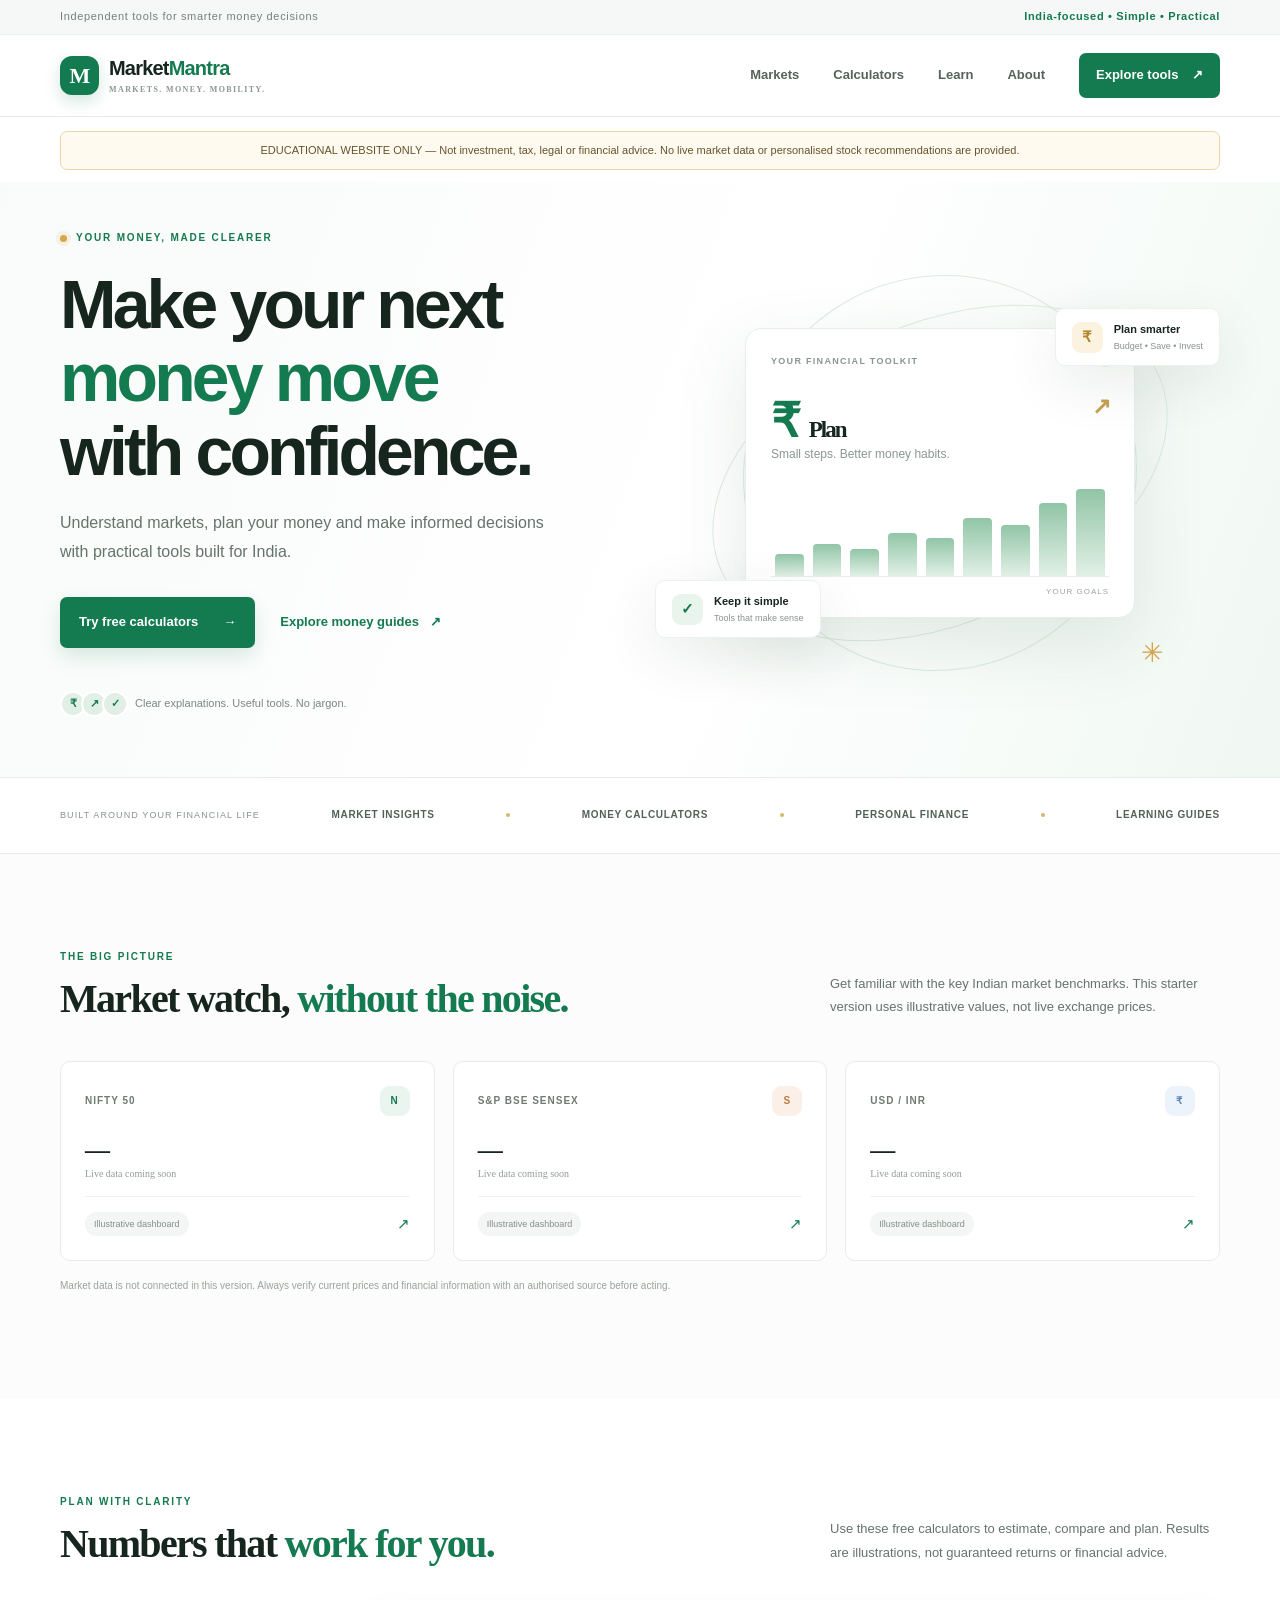
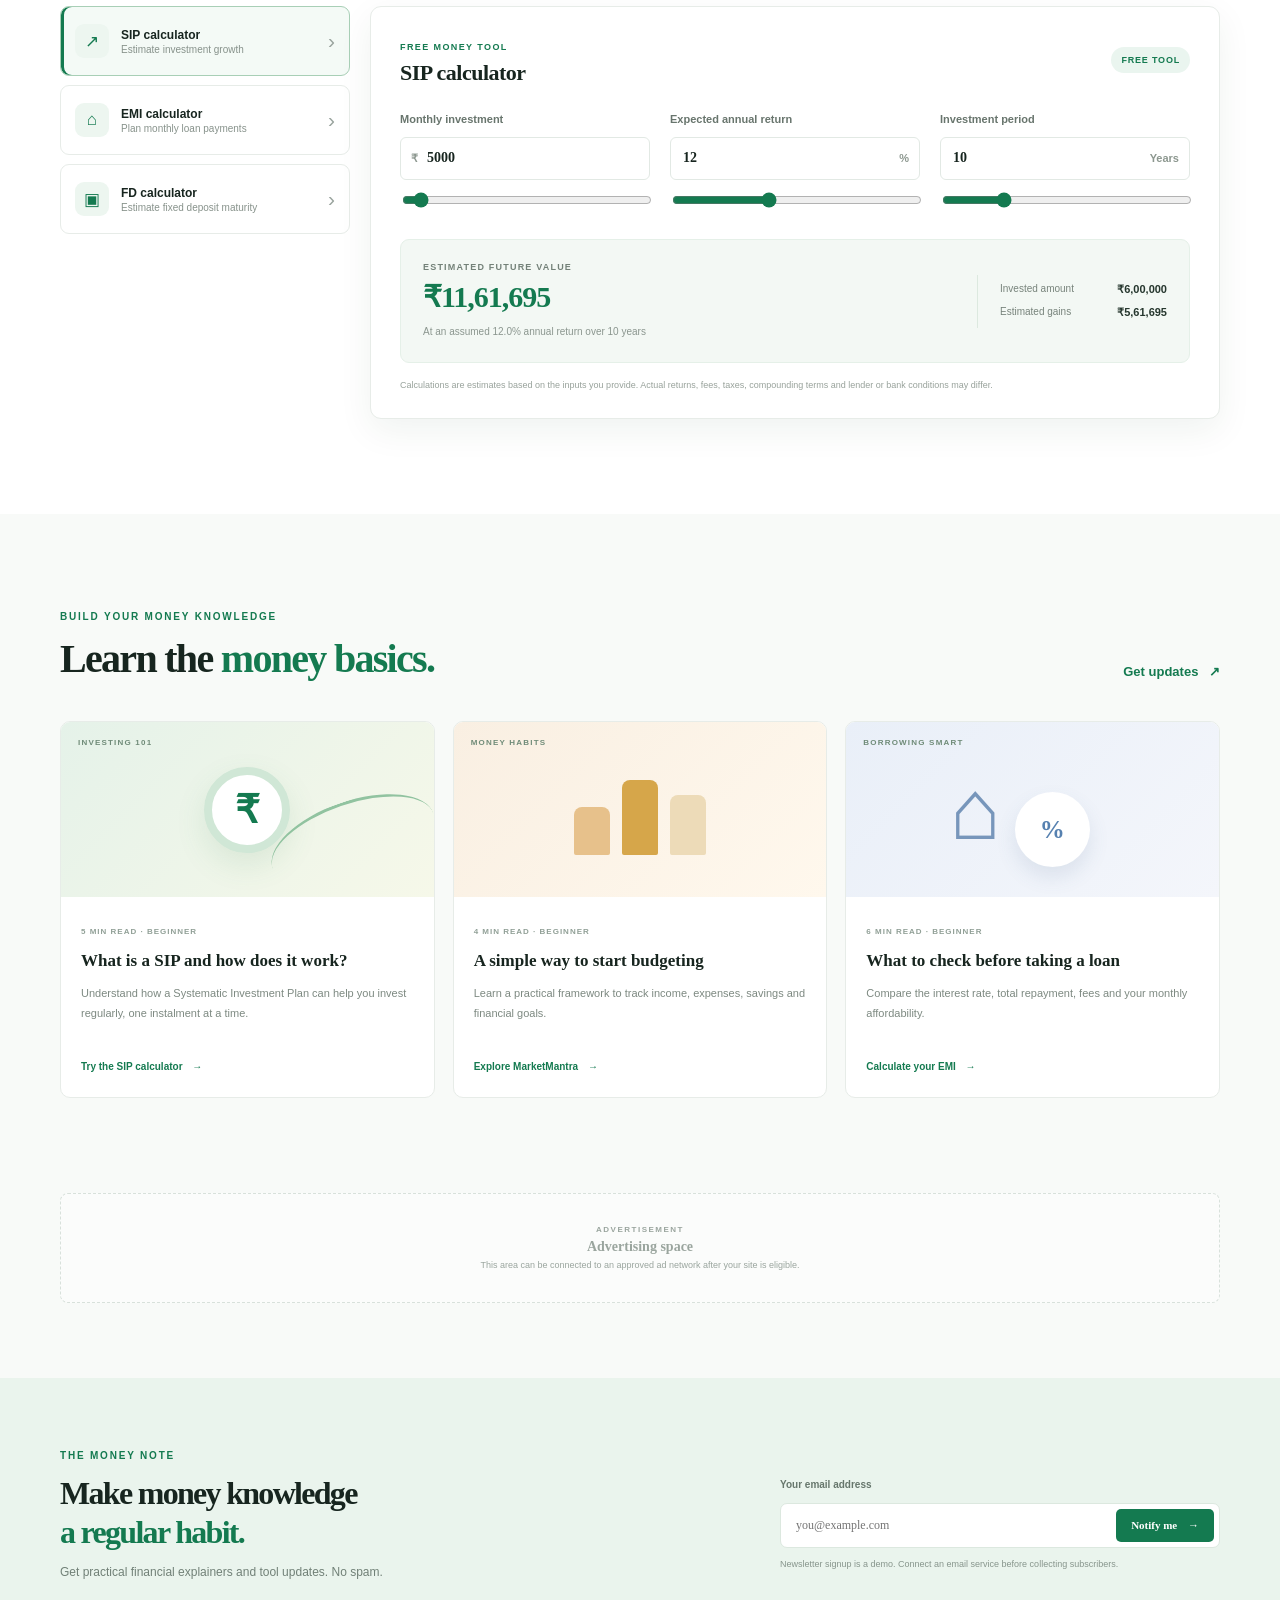
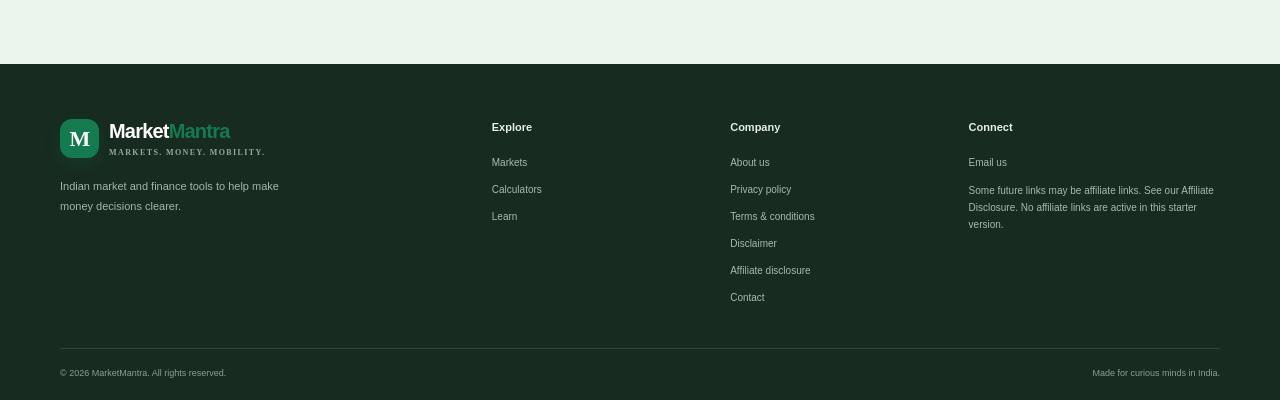
<file: index.html>
<!DOCTYPE html>
<html lang="en">
<head>
  <meta charset="UTF-8">
  <meta name="viewport" content="width=device-width, initial-scale=1.0">
  <meta name="description" content="MarketMantra — practical Indian market insights, money tools, SIP, EMI and fixed deposit calculators, and personal finance guides.">
  <meta name="theme-color" content="#ffffff">
  <title>MarketMantra — Markets. Money. Mobility.</title>
  <link rel="stylesheet" href="style.css">
</head>
<body>
  <div class="top-strip"><div class="container top-inner"><span>Independent tools for smarter money decisions</span><span class="top-note">India-focused • Simple • Practical</span></div></div>
  <header class="site-header">
    <div class="container nav-wrap">
      <a class="brand" href="#home" aria-label="MarketMantra home"><span class="brand-mark">M</span><span>Market<span>Mantra</span><small>MARKETS. MONEY. MOBILITY.</small></span></a>
      <button class="menu-toggle" id="menuToggle" aria-label="Open navigation" aria-expanded="false">☰</button>
      <nav class="main-nav" id="mainNav">
        <a href="#markets">Markets</a><a href="#calculators">Calculators</a><a href="#learn">Learn</a><a href="#about">About</a>
        <a class="nav-cta" href="#calculators">Explore tools <span>↗</span></a>
      </nav>
    </div>
  </header>

  <main>
    <div class="container" style="padding-top:14px"><p class="site-notice">EDUCATIONAL WEBSITE ONLY — Not investment, tax, legal or financial advice. No live market data or personalised stock recommendations are provided.</p></div>
    <section class="hero" id="home">
      <div class="container hero-grid">
        <div class="hero-copy">
          <div class="eyebrow"><span class="eyebrow-dot"></span> YOUR MONEY, MADE CLEARER</div>
          <h1>Make your next<br><em>money move</em><br>with confidence.</h1>
          <p class="hero-lead">Understand markets, plan your money and make informed decisions with practical tools built for India.</p>
          <div class="hero-actions"><a class="btn btn-primary" href="#calculators">Try free calculators <span>→</span></a><a class="text-link" href="#learn">Explore money guides <span>↗</span></a></div>
          <div class="hero-proof"><div class="proof-avatars"><b>₹</b><b>↗</b><b>✓</b></div><span>Clear explanations. Useful tools. No jargon.</span></div>
        </div>
        <div class="hero-visual">
          <div class="visual-orbit orbit-one"></div><div class="visual-orbit orbit-two"></div>
          <div class="hero-card main-visual-card">
            <div class="visual-card-top"><span>YOUR FINANCIAL TOOLKIT</span><span class="live-dot"></span></div>
            <div class="visual-big-number">₹ <span>Plan</span><span class="visual-arrow">↗</span></div>
            <div class="visual-caption">Small steps. Better money habits.</div>
            <div class="mini-chart"><span style="height:25%"></span><span style="height:37%"></span><span style="height:31%"></span><span style="height:50%"></span><span style="height:44%"></span><span style="height:67%"></span><span style="height:59%"></span><span style="height:84%"></span><span style="height:100%"></span></div>
            <div class="chart-labels"><span>START</span><span>YOUR GOALS</span></div>
          </div>
          <div class="float-chip chip-one"><span class="chip-icon">₹</span><span><b>Plan smarter</b><small>Budget • Save • Invest</small></span></div>
          <div class="float-chip chip-two"><span class="chip-icon green">✓</span><span><b>Keep it simple</b><small>Tools that make sense</small></span></div>
          <div class="hero-spark">✳</div>
        </div>
      </div>
    </section>

    <section class="trust-row"><div class="container trust-inner"><span>BUILT AROUND YOUR FINANCIAL LIFE</span><b>MARKET INSIGHTS</b><i></i><b>MONEY CALCULATORS</b><i></i><b>PERSONAL FINANCE</b><i></i><b>LEARNING GUIDES</b></div></section>

    <section class="section market-section" id="markets">
      <div class="container">
        <div class="section-heading"><div><div class="eyebrow">THE BIG PICTURE</div><h2>Market watch, <em>without the noise.</em></h2></div><p>Get familiar with the key Indian market benchmarks. This starter version uses illustrative values, not live exchange prices.</p></div>
        <div class="market-grid">
          <article class="market-card"><div class="market-card-top"><span>NIFTY 50</span><span class="market-symbol">N</span></div><div class="market-value">— <small>Live data coming soon</small></div><div class="market-foot"><span class="neutral-pill">Illustrative dashboard</span><span class="market-arrow">↗</span></div></article>
          <article class="market-card"><div class="market-card-top"><span>S&amp;P BSE SENSEX</span><span class="market-symbol orange">S</span></div><div class="market-value">— <small>Live data coming soon</small></div><div class="market-foot"><span class="neutral-pill">Illustrative dashboard</span><span class="market-arrow">↗</span></div></article>
          <article class="market-card"><div class="market-card-top"><span>USD / INR</span><span class="market-symbol blue">₹</span></div><div class="market-value">— <small>Live data coming soon</small></div><div class="market-foot"><span class="neutral-pill">Illustrative dashboard</span><span class="market-arrow">↗</span></div></article>
        </div>
        <p class="market-disclaimer">Market data is not connected in this version. Always verify current prices and financial information with an authorised source before acting.</p>
      </div>
    </section>

    <section class="section calculator-section" id="calculators">
      <div class="container">
        <div class="section-heading"><div><div class="eyebrow">PLAN WITH CLARITY</div><h2>Numbers that <em>work for you.</em></h2></div><p>Use these free calculators to estimate, compare and plan. Results are illustrations, not guaranteed returns or financial advice.</p></div>
        <div class="calculator-layout">
          <div class="calc-tabs" role="tablist" aria-label="Calculator type">
            <button class="calc-tab active" data-calc="sip" role="tab" aria-selected="true"><span class="tab-icon">↗</span><span><b>SIP calculator</b><small>Estimate investment growth</small></span><span class="tab-chevron">›</span></button>
            <button class="calc-tab" data-calc="emi" role="tab" aria-selected="false"><span class="tab-icon">⌂</span><span><b>EMI calculator</b><small>Plan monthly loan payments</small></span><span class="tab-chevron">›</span></button>
            <button class="calc-tab" data-calc="fd" role="tab" aria-selected="false"><span class="tab-icon">▣</span><span><b>FD calculator</b><small>Estimate fixed deposit maturity</small></span><span class="tab-chevron">›</span></button>
          </div>
          <div class="calc-panel">
            <div class="calc-panel-head"><div><span class="panel-kicker">FREE MONEY TOOL</span><h3 id="calcTitle">SIP calculator</h3></div><span class="free-tag">FREE TOOL</span></div>
            <div id="sipCalc" class="calc-content">
              <div class="field-grid">
                <label class="field"><span>Monthly investment</span><div class="input-wrap"><span>₹</span><input id="sipAmount" type="number" min="500" step="500" value="5000"></div><input id="sipAmountRange" type="range" min="500" max="100000" step="500" value="5000"></label>
                <label class="field"><span>Expected annual return</span><div class="input-wrap"><input id="sipRate" type="number" min="1" max="30" step="0.5" value="12"><span>%</span></div><input id="sipRateRange" type="range" min="1" max="30" step="0.5" value="12"></label>
                <label class="field"><span>Investment period</span><div class="input-wrap"><input id="sipYears" type="number" min="1" max="40" value="10"><span>Years</span></div><input id="sipYearsRange" type="range" min="1" max="40" value="10"></label>
              </div>
              <div class="result-box"><div><span class="result-label">ESTIMATED FUTURE VALUE</span><strong id="sipResult">₹11,61,695</strong><small id="sipNote">At an assumed 12% annual return</small></div><div class="result-breakdown"><div><span>Invested amount</span><b id="sipInvested">₹6,00,000</b></div><div><span>Estimated gains</span><b id="sipGains">₹5,61,695</b></div></div></div>
            </div>
            <div id="emiCalc" class="calc-content hidden">
              <div class="field-grid">
                <label class="field"><span>Loan amount</span><div class="input-wrap"><span>₹</span><input id="emiAmount" type="number" min="10000" step="10000" value="1000000"></div><input id="emiAmountRange" type="range" min="10000" max="10000000" step="10000" value="1000000"></label>
                <label class="field"><span>Annual interest rate</span><div class="input-wrap"><input id="emiRate" type="number" min="1" max="30" step="0.1" value="9"><span>%</span></div><input id="emiRateRange" type="range" min="1" max="30" step="0.1" value="9"></label>
                <label class="field"><span>Loan tenure</span><div class="input-wrap"><input id="emiYears" type="number" min="1" max="30" value="5"><span>Years</span></div><input id="emiYearsRange" type="range" min="1" max="30" value="5"></label>
              </div>
              <div class="result-box"><div><span class="result-label">ESTIMATED MONTHLY EMI</span><strong id="emiResult">₹20,758</strong><small>Principal and interest repayment estimate</small></div><div class="result-breakdown"><div><span>Total interest</span><b id="emiInterest">₹2,45,475</b></div><div><span>Total payment</span><b id="emiTotal">₹12,45,475</b></div></div></div>
            </div>
            <div id="fdCalc" class="calc-content hidden">
              <div class="field-grid">
                <label class="field"><span>Deposit amount</span><div class="input-wrap"><span>₹</span><input id="fdAmount" type="number" min="1000" step="1000" value="100000"></div><input id="fdAmountRange" type="range" min="1000" max="5000000" step="1000" value="100000"></label>
                <label class="field"><span>Annual interest rate</span><div class="input-wrap"><input id="fdRate" type="number" min="1" max="15" step="0.1" value="7"><span>%</span></div><input id="fdRateRange" type="range" min="1" max="15" step="0.1" value="7"></label>
                <label class="field"><span>Tenure</span><div class="input-wrap"><input id="fdYears" type="number" min="1" max="10" value="3"><span>Years</span></div><input id="fdYearsRange" type="range" min="1" max="10" value="3"></label>
              </div>
              <div class="result-box"><div><span class="result-label">ESTIMATED MATURITY VALUE</span><strong id="fdResult">₹1,22,504</strong><small>Illustrative quarterly compounding estimate</small></div><div class="result-breakdown"><div><span>Deposit amount</span><b id="fdInvested">₹1,00,000</b></div><div><span>Estimated interest</span><b id="fdInterest">₹22,504</b></div></div></div>
            </div>
            <p class="calc-disclaimer">Calculations are estimates based on the inputs you provide. Actual returns, fees, taxes, compounding terms and lender or bank conditions may differ.</p>
          </div>
        </div>
      </div>
    </section>

    <section class="section learn-section" id="learn">
      <div class="container">
        <div class="section-heading"><div><div class="eyebrow">BUILD YOUR MONEY KNOWLEDGE</div><h2>Learn the <em>money basics.</em></h2></div><a class="text-link" href="#newsletter">Get updates <span>↗</span></a></div>
        <div class="article-grid">
          <article class="article-card featured-article"><div class="article-art art-invest"><span class="art-label">INVESTING 101</span><div class="art-coin">₹</div><div class="art-line"></div></div><div class="article-copy"><span class="article-meta">5 MIN READ · BEGINNER</span><h3>What is a SIP and how does it work?</h3><p>Understand how a Systematic Investment Plan can help you invest regularly, one instalment at a time.</p><a href="#calculators" class="article-link">Try the SIP calculator <span>→</span></a></div></article>
          <article class="article-card"><div class="article-art art-budget"><span class="art-label">MONEY HABITS</span><div class="budget-shapes"><i></i><i></i><i></i></div></div><div class="article-copy"><span class="article-meta">4 MIN READ · BEGINNER</span><h3>A simple way to start budgeting</h3><p>Learn a practical framework to track income, expenses, savings and financial goals.</p><a href="#about" class="article-link">Explore MarketMantra <span>→</span></a></div></article>
          <article class="article-card"><div class="article-art art-loan"><span class="art-label">BORROWING SMART</span><div class="loan-house">⌂</div><div class="loan-circle">%</div></div><div class="article-copy"><span class="article-meta">6 MIN READ · BEGINNER</span><h3>What to check before taking a loan</h3><p>Compare the interest rate, total repayment, fees and your monthly affordability.</p><a href="#calculators" class="article-link">Calculate your EMI <span>→</span></a></div></article>
        </div>
      </div>
    </section>

    <section class="ad-section"><div class="container"><div class="ad-placeholder"><span>ADVERTISEMENT</span><p>Advertising space</p><small>This area can be connected to an approved ad network after your site is eligible.</small></div></div></section>

    <section class="newsletter-section" id="newsletter"><div class="container newsletter-inner"><div><div class="eyebrow">THE MONEY NOTE</div><h2>Make money knowledge<br><em>a regular habit.</em></h2><p>Get practical financial explainers and tool updates. No spam.</p></div><form class="newsletter-form" id="newsletterForm"><label for="emailInput">Your email address</label><div class="newsletter-input"><input type="email" id="emailInput" placeholder="you@example.com" required><button type="submit">Notify me <span>→</span></button></div><small id="newsletterMessage">Newsletter signup is a demo. Connect an email service before collecting subscribers.</small></form></div></section>
  </main>

  <footer class="site-footer" id="about"><div class="container footer-grid"><div class="footer-brand"><a class="brand" href="#home"><span class="brand-mark">M</span><span>Market<span>Mantra</span><small>MARKETS. MONEY. MOBILITY.</small></span></a><p>Indian market and finance tools to help make money decisions clearer.</p></div><div><b>Explore</b><a href="#markets">Markets</a><a href="#calculators">Calculators</a><a href="#learn">Learn</a></div><div><b>Company</b><a href="#about">About us</a><a href="privacy.html">Privacy policy</a><a href="terms.html">Terms &amp; conditions</a><a href="disclaimer.html">Disclaimer</a><a href="affiliate-disclosure.html">Affiliate disclosure</a><a href="contact.html">Contact</a></div><div><b>Connect</b><a href="mailto:hello@marketmantra.in">Email us</a><span class="footer-muted">Some future links may be affiliate links. See our Affiliate Disclosure. No affiliate links are active in this starter version.</span></div></div><div class="container footer-bottom"><span>© <span id="year"></span> MarketMantra. All rights reserved.</span><span>Made for curious minds in India.</span></div></footer>
  <script src="script.js"></script>
</body>
</html>
</file>
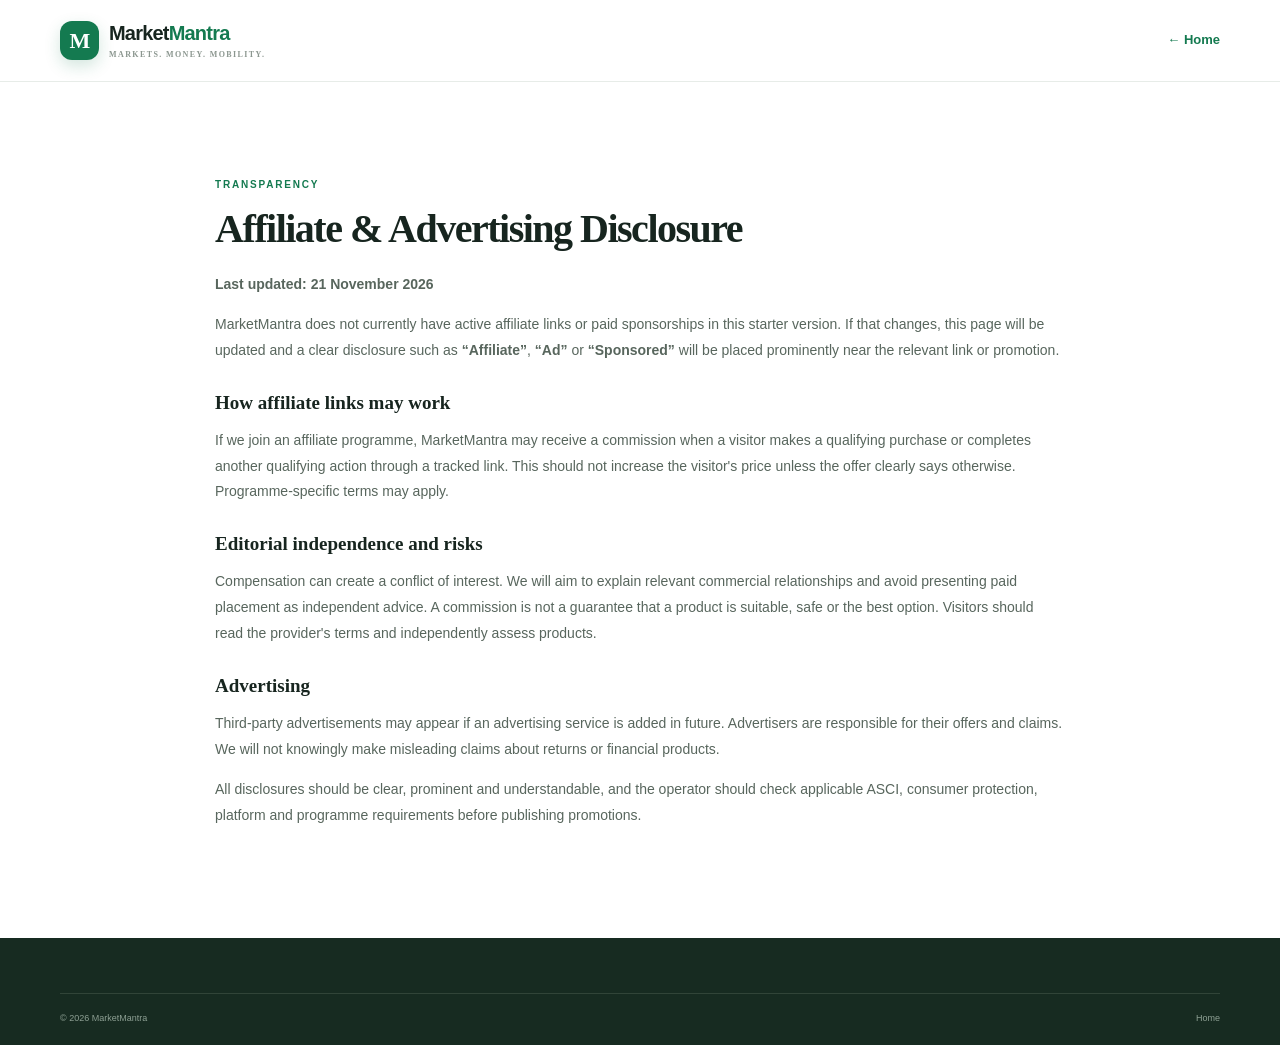
<file: affiliate-disclosure.html>
<!DOCTYPE html>
<html lang="en"><head><meta charset="UTF-8"><meta name="viewport" content="width=device-width,initial-scale=1"><title>Affiliate Disclosure — MarketMantra</title><link rel="stylesheet" href="style.css"></head>
<body><header class="site-header"><div class="container nav-wrap"><a class="brand" href="index.html"><span class="brand-mark">M</span><span>Market<span>Mantra</span><small>MARKETS. MONEY. MOBILITY.</small></span></a><a class="text-link" href="index.html">← Home</a></div></header>
<main class="section"><div class="container legal-copy"><div class="eyebrow">TRANSPARENCY</div><h1>Affiliate &amp; Advertising Disclosure</h1><p><strong>Last updated: 21 November 2026</strong></p>
<p>MarketMantra does not currently have active affiliate links or paid sponsorships in this starter version. If that changes, this page will be updated and a clear disclosure such as <strong>“Affiliate”</strong>, <strong>“Ad”</strong> or <strong>“Sponsored”</strong> will be placed prominently near the relevant link or promotion.</p>
<h2>How affiliate links may work</h2><p>If we join an affiliate programme, MarketMantra may receive a commission when a visitor makes a qualifying purchase or completes another qualifying action through a tracked link. This should not increase the visitor's price unless the offer clearly says otherwise. Programme-specific terms may apply.</p>
<h2>Editorial independence and risks</h2><p>Compensation can create a conflict of interest. We will aim to explain relevant commercial relationships and avoid presenting paid placement as independent advice. A commission is not a guarantee that a product is suitable, safe or the best option. Visitors should read the provider's terms and independently assess products.</p>
<h2>Advertising</h2><p>Third-party advertisements may appear if an advertising service is added in future. Advertisers are responsible for their offers and claims. We will not knowingly make misleading claims about returns or financial products.</p>
<p>All disclosures should be clear, prominent and understandable, and the operator should check applicable ASCI, consumer protection, platform and programme requirements before publishing promotions.</p></div></main>
<footer class="site-footer"><div class="container footer-bottom"><span>© 2026 MarketMantra</span><a href="index.html">Home</a></div></footer></body></html>
</file>
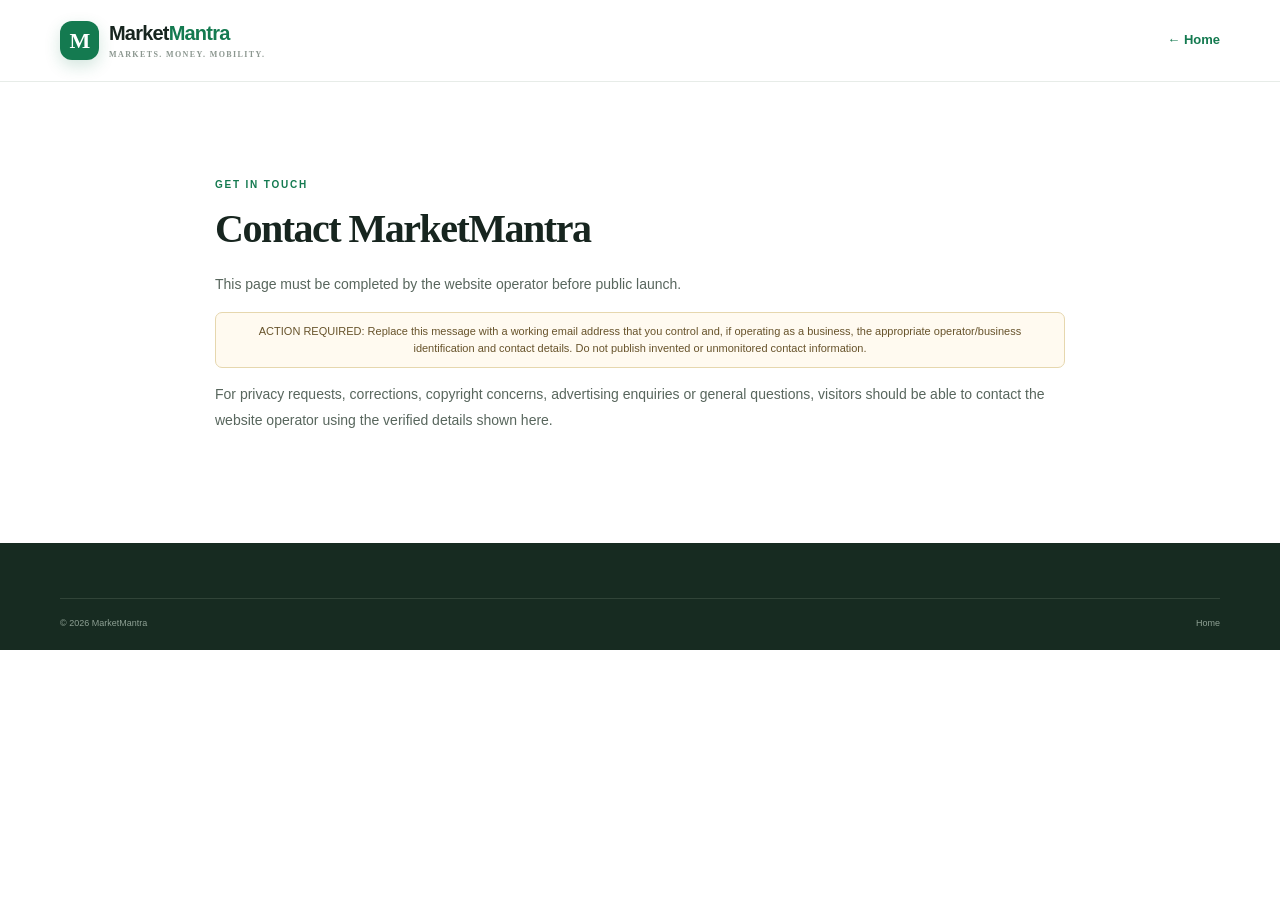
<file: contact.html>
<!DOCTYPE html>
<html lang="en"><head><meta charset="UTF-8"><meta name="viewport" content="width=device-width,initial-scale=1"><title>Contact — MarketMantra</title><link rel="stylesheet" href="style.css"></head>
<body><header class="site-header"><div class="container nav-wrap"><a class="brand" href="index.html"><span class="brand-mark">M</span><span>Market<span>Mantra</span><small>MARKETS. MONEY. MOBILITY.</small></span></a><a class="text-link" href="index.html">← Home</a></div></header>
<main class="section"><div class="container legal-copy"><div class="eyebrow">GET IN TOUCH</div><h1>Contact MarketMantra</h1>
<p>This page must be completed by the website operator before public launch.</p>
<div class="site-notice">ACTION REQUIRED: Replace this message with a working email address that you control and, if operating as a business, the appropriate operator/business identification and contact details. Do not publish invented or unmonitored contact information.</div>
<p>For privacy requests, corrections, copyright concerns, advertising enquiries or general questions, visitors should be able to contact the website operator using the verified details shown here.</p>
</div></main><footer class="site-footer"><div class="container footer-bottom"><span>© 2026 MarketMantra</span><a href="index.html">Home</a></div></footer></body></html>
</file>
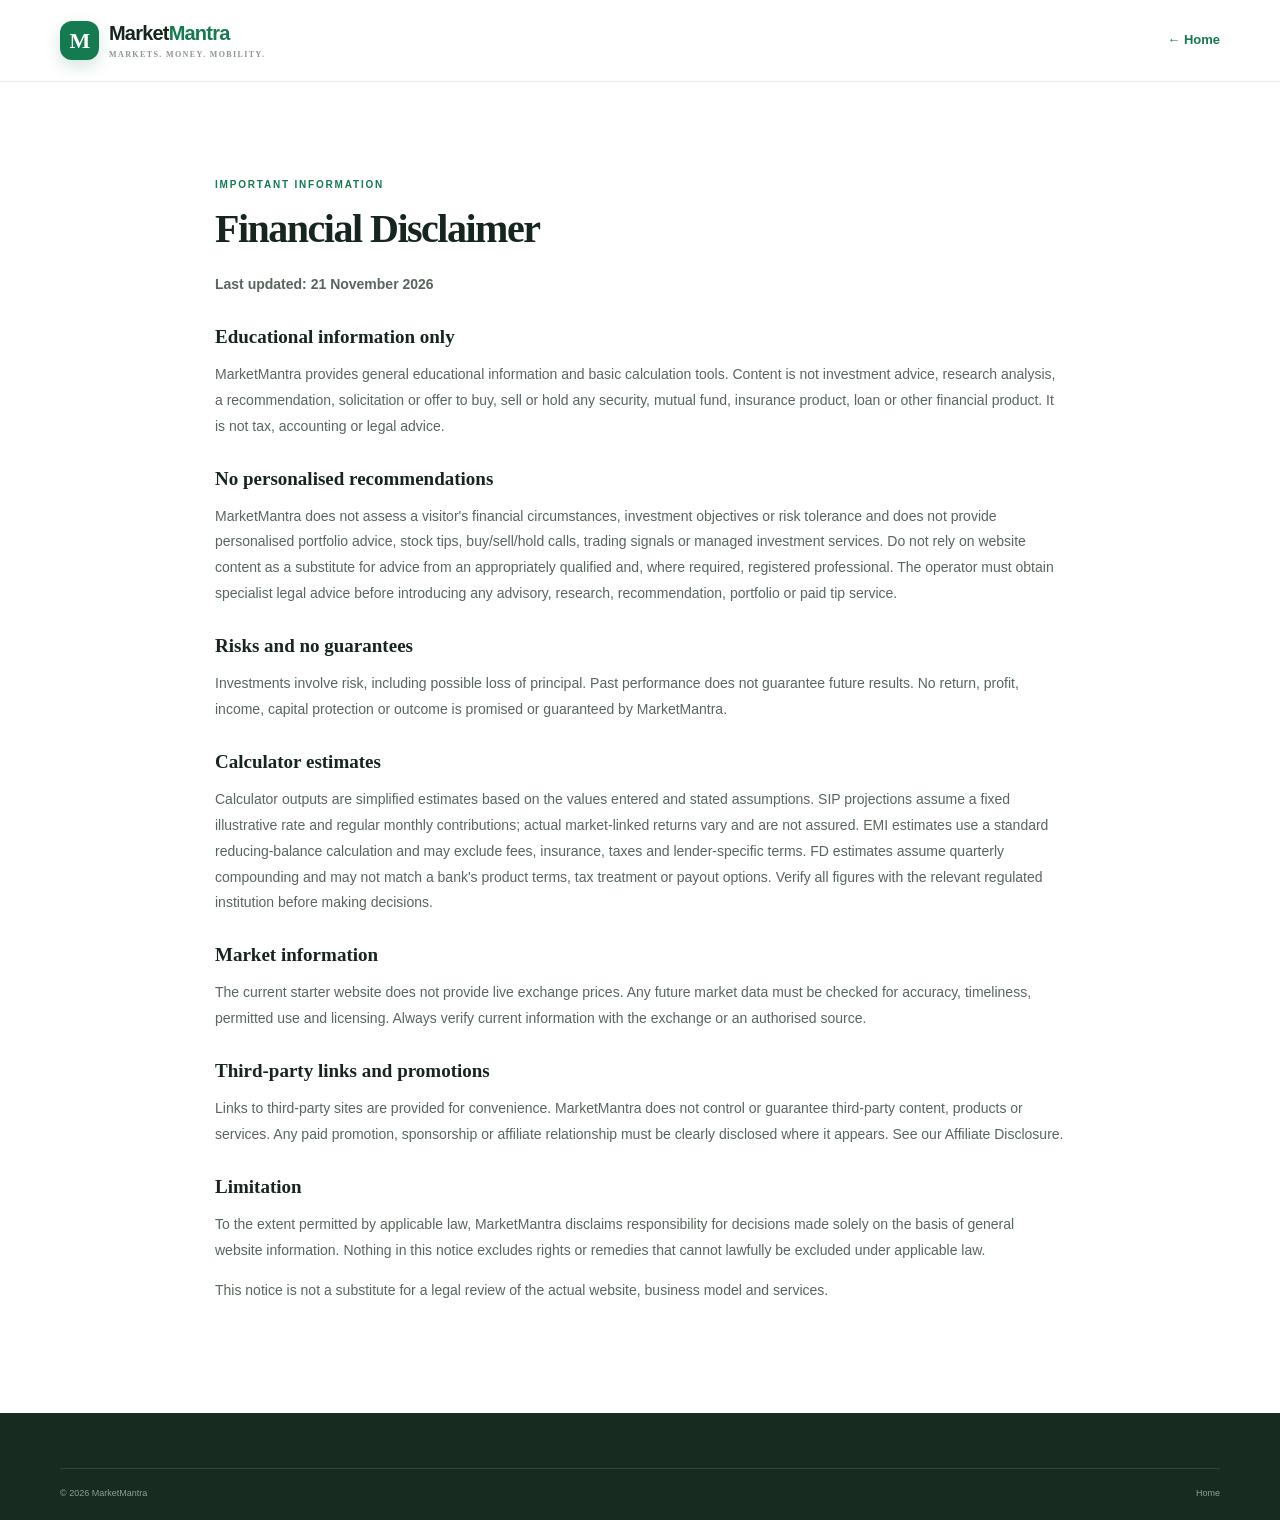
<file: disclaimer.html>
<!DOCTYPE html>
<html lang="en"><head><meta charset="UTF-8"><meta name="viewport" content="width=device-width,initial-scale=1"><title>Financial Disclaimer — MarketMantra</title><link rel="stylesheet" href="style.css"></head>
<body><header class="site-header"><div class="container nav-wrap"><a class="brand" href="index.html"><span class="brand-mark">M</span><span>Market<span>Mantra</span><small>MARKETS. MONEY. MOBILITY.</small></span></a><a class="text-link" href="index.html">← Home</a></div></header>
<main class="section"><div class="container legal-copy"><div class="eyebrow">IMPORTANT INFORMATION</div><h1>Financial Disclaimer</h1><p><strong>Last updated: 21 November 2026</strong></p>
<h2>Educational information only</h2><p>MarketMantra provides general educational information and basic calculation tools. Content is not investment advice, research analysis, a recommendation, solicitation or offer to buy, sell or hold any security, mutual fund, insurance product, loan or other financial product. It is not tax, accounting or legal advice.</p>
<h2>No personalised recommendations</h2><p>MarketMantra does not assess a visitor's financial circumstances, investment objectives or risk tolerance and does not provide personalised portfolio advice, stock tips, buy/sell/hold calls, trading signals or managed investment services. Do not rely on website content as a substitute for advice from an appropriately qualified and, where required, registered professional. The operator must obtain specialist legal advice before introducing any advisory, research, recommendation, portfolio or paid tip service.</p>
<h2>Risks and no guarantees</h2><p>Investments involve risk, including possible loss of principal. Past performance does not guarantee future results. No return, profit, income, capital protection or outcome is promised or guaranteed by MarketMantra.</p>
<h2>Calculator estimates</h2><p>Calculator outputs are simplified estimates based on the values entered and stated assumptions. SIP projections assume a fixed illustrative rate and regular monthly contributions; actual market-linked returns vary and are not assured. EMI estimates use a standard reducing-balance calculation and may exclude fees, insurance, taxes and lender-specific terms. FD estimates assume quarterly compounding and may not match a bank's product terms, tax treatment or payout options. Verify all figures with the relevant regulated institution before making decisions.</p>
<h2>Market information</h2><p>The current starter website does not provide live exchange prices. Any future market data must be checked for accuracy, timeliness, permitted use and licensing. Always verify current information with the exchange or an authorised source.</p>
<h2>Third-party links and promotions</h2><p>Links to third-party sites are provided for convenience. MarketMantra does not control or guarantee third-party content, products or services. Any paid promotion, sponsorship or affiliate relationship must be clearly disclosed where it appears. See our Affiliate Disclosure.</p>
<h2>Limitation</h2><p>To the extent permitted by applicable law, MarketMantra disclaims responsibility for decisions made solely on the basis of general website information. Nothing in this notice excludes rights or remedies that cannot lawfully be excluded under applicable law.</p>
<p>This notice is not a substitute for a legal review of the actual website, business model and services.</p></div></main>
<footer class="site-footer"><div class="container footer-bottom"><span>© 2026 MarketMantra</span><a href="index.html">Home</a></div></footer></body></html>
</file>
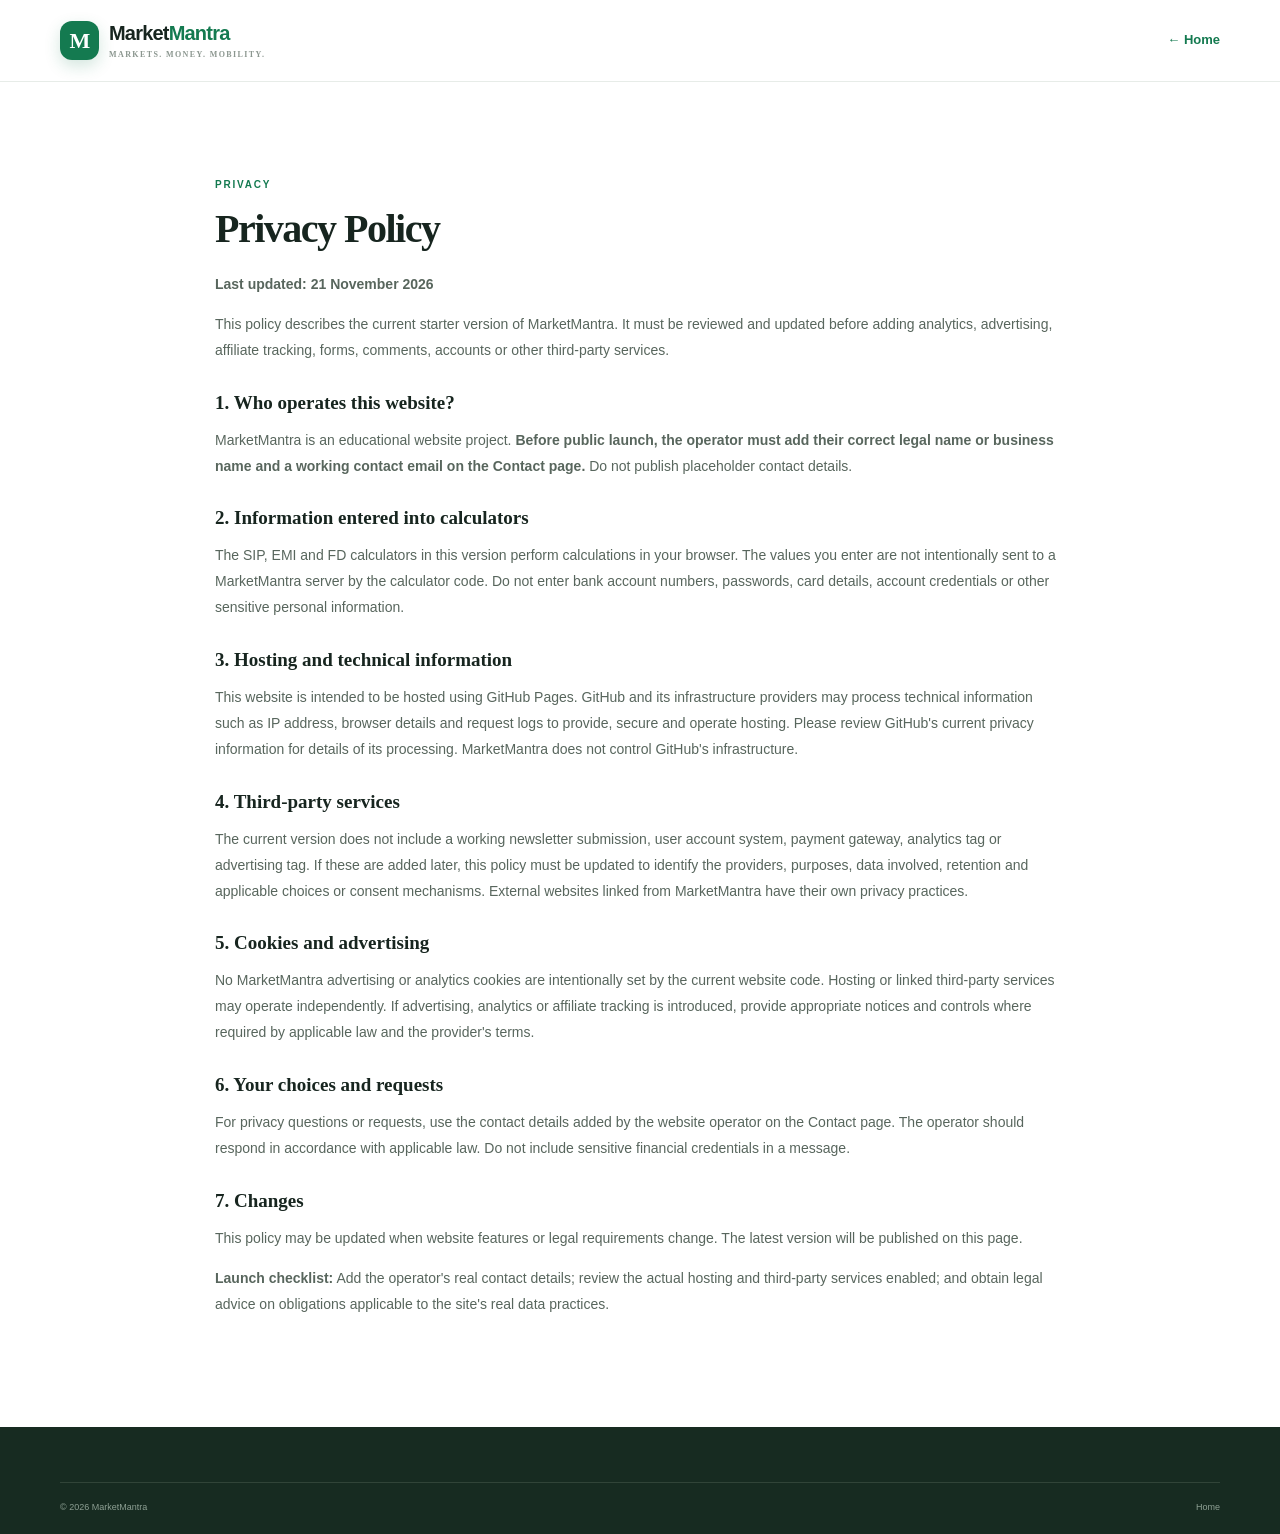
<file: privacy.html>
<!DOCTYPE html>
<html lang="en"><head><meta charset="UTF-8"><meta name="viewport" content="width=device-width,initial-scale=1"><meta name="robots" content="index,follow"><title>Privacy Policy — MarketMantra</title><link rel="stylesheet" href="style.css"></head>
<body><header class="site-header"><div class="container nav-wrap"><a class="brand" href="index.html"><span class="brand-mark">M</span><span>Market<span>Mantra</span><small>MARKETS. MONEY. MOBILITY.</small></span></a><a class="text-link" href="index.html">← Home</a></div></header>
<main class="section"><div class="container legal-copy">
<div class="eyebrow">PRIVACY</div><h1>Privacy Policy</h1><p><strong>Last updated: 21 November 2026</strong></p>
<p>This policy describes the current starter version of MarketMantra. It must be reviewed and updated before adding analytics, advertising, affiliate tracking, forms, comments, accounts or other third-party services.</p>
<h2>1. Who operates this website?</h2><p>MarketMantra is an educational website project. <strong>Before public launch, the operator must add their correct legal name or business name and a working contact email on the Contact page.</strong> Do not publish placeholder contact details.</p>
<h2>2. Information entered into calculators</h2><p>The SIP, EMI and FD calculators in this version perform calculations in your browser. The values you enter are not intentionally sent to a MarketMantra server by the calculator code. Do not enter bank account numbers, passwords, card details, account credentials or other sensitive personal information.</p>
<h2>3. Hosting and technical information</h2><p>This website is intended to be hosted using GitHub Pages. GitHub and its infrastructure providers may process technical information such as IP address, browser details and request logs to provide, secure and operate hosting. Please review GitHub's current privacy information for details of its processing. MarketMantra does not control GitHub's infrastructure.</p>
<h2>4. Third-party services</h2><p>The current version does not include a working newsletter submission, user account system, payment gateway, analytics tag or advertising tag. If these are added later, this policy must be updated to identify the providers, purposes, data involved, retention and applicable choices or consent mechanisms. External websites linked from MarketMantra have their own privacy practices.</p>
<h2>5. Cookies and advertising</h2><p>No MarketMantra advertising or analytics cookies are intentionally set by the current website code. Hosting or linked third-party services may operate independently. If advertising, analytics or affiliate tracking is introduced, provide appropriate notices and controls where required by applicable law and the provider's terms.</p>
<h2>6. Your choices and requests</h2><p>For privacy questions or requests, use the contact details added by the website operator on the Contact page. The operator should respond in accordance with applicable law. Do not include sensitive financial credentials in a message.</p>
<h2>7. Changes</h2><p>This policy may be updated when website features or legal requirements change. The latest version will be published on this page.</p>
<p><strong>Launch checklist:</strong> Add the operator's real contact details; review the actual hosting and third-party services enabled; and obtain legal advice on obligations applicable to the site's real data practices.</p>
</div></main><footer class="site-footer"><div class="container footer-bottom"><span>© 2026 MarketMantra</span><a href="index.html">Home</a></div></footer></body></html>
</file>
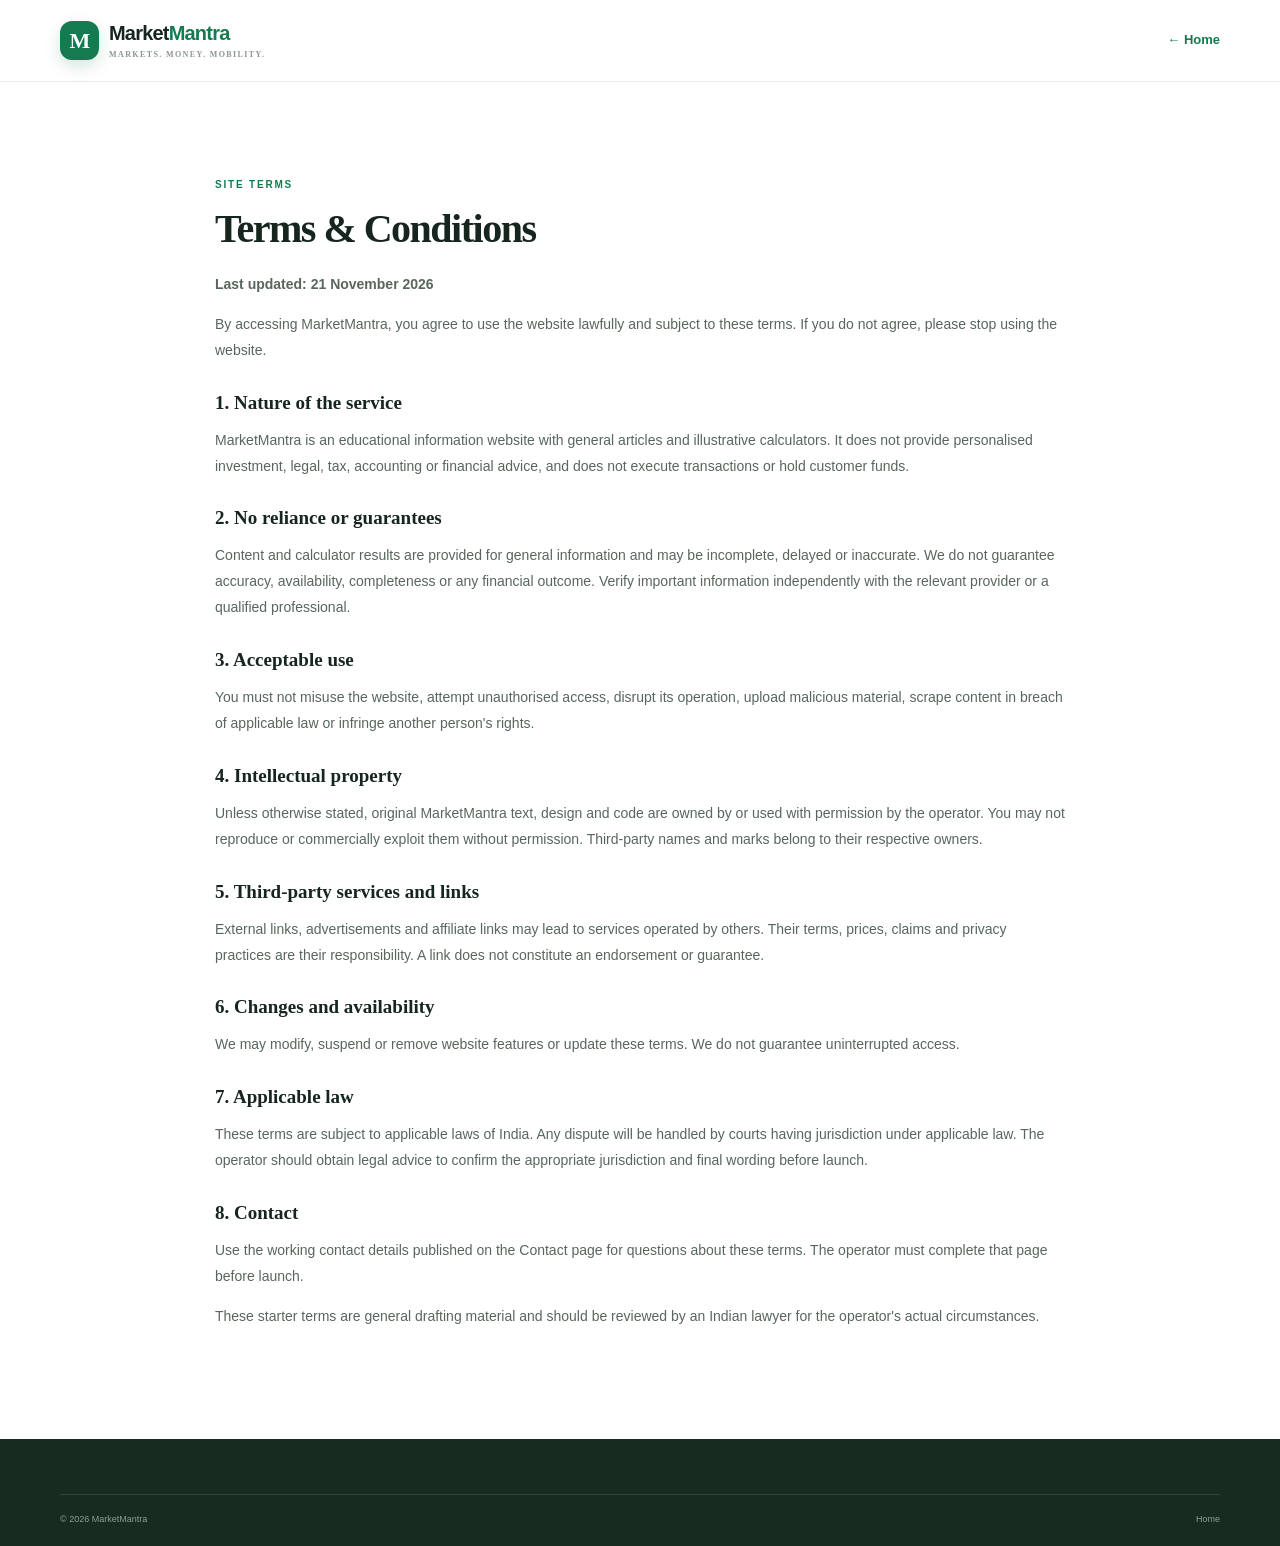
<file: terms.html>
<!DOCTYPE html>
<html lang="en"><head><meta charset="UTF-8"><meta name="viewport" content="width=device-width,initial-scale=1"><title>Terms &amp; Conditions — MarketMantra</title><link rel="stylesheet" href="style.css"></head>
<body><header class="site-header"><div class="container nav-wrap"><a class="brand" href="index.html"><span class="brand-mark">M</span><span>Market<span>Mantra</span><small>MARKETS. MONEY. MOBILITY.</small></span></a><a class="text-link" href="index.html">← Home</a></div></header>
<main class="section"><div class="container legal-copy"><div class="eyebrow">SITE TERMS</div><h1>Terms &amp; Conditions</h1><p><strong>Last updated: 21 November 2026</strong></p>
<p>By accessing MarketMantra, you agree to use the website lawfully and subject to these terms. If you do not agree, please stop using the website.</p>
<h2>1. Nature of the service</h2><p>MarketMantra is an educational information website with general articles and illustrative calculators. It does not provide personalised investment, legal, tax, accounting or financial advice, and does not execute transactions or hold customer funds.</p>
<h2>2. No reliance or guarantees</h2><p>Content and calculator results are provided for general information and may be incomplete, delayed or inaccurate. We do not guarantee accuracy, availability, completeness or any financial outcome. Verify important information independently with the relevant provider or a qualified professional.</p>
<h2>3. Acceptable use</h2><p>You must not misuse the website, attempt unauthorised access, disrupt its operation, upload malicious material, scrape content in breach of applicable law or infringe another person's rights.</p>
<h2>4. Intellectual property</h2><p>Unless otherwise stated, original MarketMantra text, design and code are owned by or used with permission by the operator. You may not reproduce or commercially exploit them without permission. Third-party names and marks belong to their respective owners.</p>
<h2>5. Third-party services and links</h2><p>External links, advertisements and affiliate links may lead to services operated by others. Their terms, prices, claims and privacy practices are their responsibility. A link does not constitute an endorsement or guarantee.</p>
<h2>6. Changes and availability</h2><p>We may modify, suspend or remove website features or update these terms. We do not guarantee uninterrupted access.</p>
<h2>7. Applicable law</h2><p>These terms are subject to applicable laws of India. Any dispute will be handled by courts having jurisdiction under applicable law. The operator should obtain legal advice to confirm the appropriate jurisdiction and final wording before launch.</p>
<h2>8. Contact</h2><p>Use the working contact details published on the Contact page for questions about these terms. The operator must complete that page before launch.</p>
<p>These starter terms are general drafting material and should be reviewed by an Indian lawyer for the operator's actual circumstances.</p></div></main>
<footer class="site-footer"><div class="container footer-bottom"><span>© 2026 MarketMantra</span><a href="index.html">Home</a></div></footer></body></html>
</file>
<file: style.css>
/* MarketMantra — light theme */
:root{--ink:#17251f;--muted:#66736c;--green:#147a50;--green-dark:#0d6040;--mint:#eaf5ef;--gold:#d6a64a;--line:#e7ece8;--paper:#fff;--soft:#f7faf8;--shadow:0 18px 55px rgba(22,52,37,.09)}
*{box-sizing:border-box}html{scroll-behavior:smooth}body{margin:0;background:#fff;color:var(--ink);font-family:"DM Sans",sans-serif;font-size:15px;line-height:1.6}a{color:inherit;text-decoration:none}.container{width:min(1160px,calc(100% - 48px));margin:auto}.top-strip{background:#f5f8f6;border-bottom:1px solid #edf1ee;color:#758079;font-size:11px;letter-spacing:.06em}.top-inner{height:34px;display:flex;align-items:center;justify-content:space-between}.top-note{color:var(--green);font-weight:700}.site-header{height:82px;background:rgba(255,255,255,.94);border-bottom:1px solid var(--line);position:sticky;top:0;z-index:10;backdrop-filter:blur(12px)}.nav-wrap{height:100%;display:flex;align-items:center;justify-content:space-between}.brand{display:flex;align-items:center;gap:10px;font:800 20px Manrope,sans-serif;letter-spacing:-.8px}.brand>span:last-child{line-height:1.1}.brand>span:last-child>span{color:var(--green)}.brand small{display:block;color:#8b968f;font:700 8px "DM Sans";letter-spacing:1.4px;margin-top:6px}.brand-mark{width:39px;height:39px;display:grid;place-items:center;background:var(--green);color:white;border-radius:12px;font:800 22px Manrope;box-shadow:0 6px 16px #147a5030}.main-nav{display:flex;align-items:center;gap:34px;font-size:13px;font-weight:700;color:#56635b}.main-nav>a:not(.nav-cta):hover,.text-link:hover{color:var(--green)}.nav-cta{background:var(--green);color:#fff;padding:12px 17px;border-radius:7px}.nav-cta span{margin-left:10px}.menu-toggle{display:none;border:0;background:var(--mint);color:var(--green);font-size:22px;border-radius:8px;padding:5px 11px}.hero{background:linear-gradient(110deg,#f8fbf9 0%,#fff 57%,#f0f8f3 100%);overflow:hidden;position:relative}.hero-grid{min-height:590px;display:grid;grid-template-columns:1fr 1fr;align-items:center;gap:40px;padding-top:48px;padding-bottom:60px}.eyebrow{font-size:10px;letter-spacing:1.8px;font-weight:800;color:var(--green);display:flex;align-items:center;gap:9px}.eyebrow-dot{width:7px;height:7px;border-radius:50%;background:var(--gold);box-shadow:0 0 0 4px #d6a64a22}.hero h1{font:800 clamp(44px,5.3vw,69px)/1.08 Manrope,sans-serif;letter-spacing:-3.8px;margin:22px 0 20px}.hero h1 em,.section-heading h2 em,.newsletter-inner h2 em{color:var(--green);font-style:normal}.hero-lead{font-size:16px;color:#66736c;max-width:490px;line-height:1.85}.hero-actions{display:flex;align-items:center;gap:25px;margin-top:30px}.btn{display:inline-flex;align-items:center;gap:25px;padding:15px 19px;border-radius:7px;font-weight:700;font-size:13px}.btn-primary{background:var(--green);color:white;box-shadow:0 9px 20px #147a5026}.btn-primary:hover,.nav-cta:hover{background:var(--green-dark)}.text-link{font-size:13px;font-weight:800;color:var(--green)}.text-link span{margin-left:7px}.hero-proof{display:flex;align-items:center;gap:12px;margin-top:43px;color:#7b8780;font-size:11px}.proof-avatars{display:flex}.proof-avatars b{width:26px;height:26px;border-radius:50%;display:grid;place-items:center;margin-right:-5px;background:#e1efe6;border:2px solid white;color:var(--green);font-size:11px}.hero-visual{height:440px;position:relative;display:grid;place-items:center}.visual-orbit{position:absolute;border:1px solid #dcebe1;border-radius:50%;transform:rotate(-24deg)}.orbit-one{width:480px;height:300px}.orbit-two{width:390px;height:400px;transform:rotate(38deg)}.main-visual-card{position:relative;width:min(390px,85%);height:290px;background:#fff;border:1px solid #e7eee9;border-radius:16px;box-shadow:0 25px 70px #315d4320;padding:25px;z-index:2}.visual-card-top{display:flex;justify-content:space-between;color:#8a968f;font-size:9px;font-weight:800;letter-spacing:1.3px}.live-dot{width:8px;height:8px;border-radius:50%;background:#5eb788;box-shadow:0 0 0 5px #e9f5ed}.visual-big-number{font:800 47px Manrope;letter-spacing:-2px;margin-top:24px;color:var(--green)}.visual-big-number span:first-child{font-size:23px;color:var(--ink)}.visual-arrow{float:right;font-size:23px;color:#c7a04e}.visual-caption{font-size:12px;color:#8b968f;margin-top:-3px}.mini-chart{height:88px;display:flex;align-items:end;gap:9px;border-bottom:1px solid #e8eee9;margin-top:25px;padding:0 4px}.mini-chart span{flex:1;background:linear-gradient(180deg,#91c5a6,#e1f0e6);border-radius:4px 4px 0 0}.chart-labels{display:flex;justify-content:space-between;font-size:8px;color:#9aa49e;letter-spacing:1px;margin-top:9px}.float-chip{position:absolute;z-index:3;display:flex;align-items:center;gap:11px;padding:12px 16px;background:white;border:1px solid #edf1ee;border-radius:10px;box-shadow:var(--shadow)}.chip-one{top:55px;right:0}.chip-two{bottom:55px;left:-5px}.chip-icon{width:31px;height:31px;display:grid;place-items:center;border-radius:9px;background:#fbf2df;color:#b4842e;font-weight:800}.chip-icon.green{background:#e8f4ec;color:var(--green)}.float-chip b,.float-chip small{display:block}.float-chip b{font-size:11px}.float-chip small{font-size:9px;color:#89948d}.hero-spark{position:absolute;right:10%;bottom:18px;color:var(--gold);font-size:27px}.trust-row{border-top:1px solid var(--line);border-bottom:1px solid var(--line);background:white}.trust-inner{min-height:75px;display:flex;align-items:center;justify-content:space-between;gap:15px;color:#89948d;font-size:9px;letter-spacing:1.1px}.trust-inner>b{font-size:10px;color:#526158;letter-spacing:.7px}.trust-inner i{width:4px;height:4px;border-radius:50%;background:#d8b56d}.section{padding:95px 0}.section-heading{display:flex;justify-content:space-between;align-items:end;gap:40px;margin-bottom:38px}.section-heading h2,.newsletter-inner h2{font:800 clamp(29px,3.2vw,40px)/1.2 Manrope;letter-spacing:-1.7px;margin:10px 0 0}.section-heading>p{max-width:390px;color:var(--muted);font-size:13px;margin:0 0 4px;line-height:1.8}.market-section{background:#fbfcfb}.market-grid{display:grid;grid-template-columns:repeat(3,1fr);gap:18px}.market-card{padding:24px;background:white;border:1px solid var(--line);border-radius:10px;transition:.2s}.market-card:hover,.article-card:hover{transform:translateY(-3px);box-shadow:var(--shadow)}.market-card-top{display:flex;justify-content:space-between;align-items:center;color:#6e7a72;font-size:10px;font-weight:800;letter-spacing:1px}.market-symbol{width:30px;height:30px;border-radius:9px;background:#eaf5ef;color:var(--green);display:grid;place-items:center;font-weight:800}.market-symbol.orange{background:#fbf0e7;color:#bd7840}.market-symbol.blue{background:#edf3fa;color:#5485b5}.market-value{font:800 25px Manrope;margin:20px 0 17px}.market-value small{display:block;font:500 10px "DM Sans";color:#929d96;letter-spacing:0;margin-top:4px}.market-foot{border-top:1px solid #eff2ef;padding-top:15px;display:flex;align-items:center;justify-content:space-between}.neutral-pill{background:#f3f6f4;color:#839087;border-radius:20px;padding:5px 9px;font-size:9px}.market-arrow{color:var(--green)}.market-disclaimer{font-size:10px;color:#9aa39d;margin-top:17px}.calculator-section{background:white}.calculator-layout{display:grid;grid-template-columns:290px 1fr;gap:20px;align-items:stretch}.calc-tabs{display:flex;flex-direction:column;gap:9px}.calc-tab{display:flex;align-items:center;gap:12px;padding:17px 14px;text-align:left;border:1px solid var(--line);background:#fff;border-radius:9px;color:var(--ink);cursor:pointer;transition:.2s}.calc-tab.active{border-color:#a8cfb6;background:#f4faf6;box-shadow:inset 3px 0 var(--green)}.tab-icon{width:34px;height:34px;border-radius:9px;background:#edf6f0;color:var(--green);display:grid;place-items:center;font-size:17px}.calc-tab b,.calc-tab small{display:block}.calc-tab b{font-size:12px}.calc-tab small{font-size:10px;color:#87928b;margin-top:2px}.tab-chevron{margin-left:auto;color:#9aa49e;font-size:21px}.calc-panel{border:1px solid var(--line);border-radius:11px;padding:26px 29px;background:#fff;box-shadow:0 12px 35px #173a2610}.calc-panel-head{display:flex;justify-content:space-between;align-items:center;margin-bottom:25px}.panel-kicker{font-size:9px;letter-spacing:1.4px;color:var(--green);font-weight:800}.calc-panel h3{font:800 22px Manrope;margin:3px 0 0;letter-spacing:-.5px}.free-tag{font-size:9px;letter-spacing:.8px;color:var(--green);background:#eaf5ef;border-radius:20px;padding:6px 10px;font-weight:800}.field-grid{display:grid;grid-template-columns:repeat(3,1fr);gap:20px}.field{display:block;font-size:11px;color:#68756d;font-weight:700}.input-wrap{display:flex;align-items:center;gap:7px;border:1px solid #e2e9e4;border-radius:6px;padding:0 10px;height:43px;margin:8px 0 10px;color:#8c978f}.input-wrap input{border:0;outline:0;width:100%;min-width:0;color:var(--ink);font:700 14px "DM Sans";background:transparent}.input-wrap span{font-size:11px}.field input[type=range]{width:100%;accent-color:var(--green);cursor:pointer}.result-box{margin-top:26px;padding:20px 22px;background:#f3f8f4;border:1px solid #e5f0e8;border-radius:9px;display:flex;align-items:center;justify-content:space-between;gap:20px}.result-label{font-size:9px;letter-spacing:1.2px;font-weight:800;color:#738178;display:block}.result-box strong{display:block;font:800 30px Manrope;color:var(--green);letter-spacing:-1px;margin:4px 0}.result-box small{font-size:10px;color:#8b968f}.result-breakdown{min-width:190px;border-left:1px solid #dce9df;padding-left:22px}.result-breakdown div{display:flex;justify-content:space-between;gap:15px;font-size:10px;margin:6px 0;color:#77837b}.result-breakdown b{color:#26372e;font-size:11px}.calc-disclaimer{font-size:9px;color:#98a29b;margin:15px 0 0}.hidden{display:none!important}.learn-section{background:#f8faf8}.article-grid{display:grid;grid-template-columns:repeat(3,1fr);gap:18px}.article-card{background:white;border:1px solid var(--line);border-radius:10px;overflow:hidden;transition:.2s}.article-art{height:175px;position:relative;overflow:hidden;display:flex;align-items:center;justify-content:center}.art-invest{background:linear-gradient(135deg,#e5f2e9,#f6f8e9)}.art-label{position:absolute;left:17px;top:15px;font-size:8px;letter-spacing:1.2px;font-weight:800;color:#6f8b78}.art-coin{width:86px;height:86px;border:8px solid #d0e7d6;border-radius:50%;display:grid;place-items:center;background:#fff;color:var(--green);font:800 39px Manrope;box-shadow:0 12px 30px #4b8e5d20}.art-line{position:absolute;width:170px;height:80px;border-top:3px solid #91c3a0;transform:rotate(-19deg);right:-4px;bottom:16px;border-radius:50%}.art-budget{background:linear-gradient(135deg,#f9efe2,#fff8ed)}.budget-shapes{display:flex;align-items:end;gap:12px;height:90px}.budget-shapes i{width:36px;border-radius:8px 8px 2px 2px;background:#e7c18b}.budget-shapes i:nth-child(1){height:48px}.budget-shapes i:nth-child(2){height:75px;background:#d6a64a}.budget-shapes i:nth-child(3){height:60px;background:#eddbb8}.art-loan{background:linear-gradient(135deg,#e9eff8,#f4f6fb)}.loan-house{font-size:85px;color:#7796bb;transform:translateX(-20px)}.loan-circle{width:75px;height:75px;display:grid;place-items:center;border-radius:50%;background:#fff;color:#5681b0;font:800 25px Manrope;box-shadow:0 10px 20px #45668d20;transform:translate(-6px,20px)}.article-copy{padding:20px}.article-meta{font-size:8px;letter-spacing:1px;color:#91a097;font-weight:800}.article-copy h3{font:800 17px/1.35 Manrope;margin:9px 0}.article-copy p{font-size:11px;color:#7d8981;line-height:1.8;min-height:58px}.article-link{font-size:10px;color:var(--green);font-weight:800}.article-link span{margin-left:7px}.ad-section{padding:0 0 75px;background:#f8faf8}.ad-placeholder{height:110px;border:1px dashed #d8e1db;border-radius:8px;display:flex;flex-direction:column;align-items:center;justify-content:center;background:#fbfcfb;color:#9aa59e}.ad-placeholder span{font-size:8px;letter-spacing:1.5px;font-weight:800}.ad-placeholder p{font:700 14px Manrope;margin:3px}.ad-placeholder small{font-size:9px}.newsletter-section{background:#eaf4ed;padding:70px 0}.newsletter-inner{display:flex;justify-content:space-between;align-items:center;gap:40px}.newsletter-inner h2{font-size:32px}.newsletter-inner p{color:#718077;font-size:12px}.newsletter-form{width:min(440px,100%)}.newsletter-form label{font-size:10px;font-weight:800;color:#66766c}.newsletter-input{display:flex;background:#fff;border:1px solid #dce8df;border-radius:7px;padding:5px;margin-top:8px}.newsletter-input input{border:0;outline:0;padding:9px 10px;min-width:0;flex:1;font:12px "DM Sans"}.newsletter-input button{border:0;background:var(--green);color:white;border-radius:5px;padding:0 15px;font:700 11px "DM Sans";cursor:pointer}.newsletter-input button span{margin-left:8px}.newsletter-form small{display:block;color:#87958c;font-size:9px;margin-top:9px}.site-footer{background:#172b21;color:#e7efe9;padding:55px 0 20px}.footer-grid{display:grid;grid-template-columns:2fr 1fr 1fr 1.3fr;gap:45px;padding-bottom:42px}.footer-brand .brand{color:white}.footer-brand .brand small{color:#95a99b}.footer-brand p{max-width:250px;color:#a6b5aa;font-size:11px;line-height:1.8;margin-top:19px}.footer-grid>div:not(:first-child){display:flex;flex-direction:column;align-items:flex-start;gap:11px}.footer-grid>div>b{font-size:11px;margin-bottom:7px}.footer-grid a:not(.brand),.footer-muted{font-size:10px;color:#a9b9ad}.footer-grid a:hover{color:white}.footer-muted{line-height:1.7}.footer-bottom{border-top:1px solid #314438;padding-top:17px;display:flex;justify-content:space-between;color:#8ea094;font-size:9px}
@media(max-width:850px){.main-nav{gap:17px}.hero-grid{gap:10px}.hero h1{font-size:55px}.hero-visual{transform:scale(.9)}.trust-inner{flex-wrap:wrap;justify-content:center;padding:15px}.calculator-layout{grid-template-columns:1fr}.calc-tabs{display:grid;grid-template-columns:repeat(3,1fr)}.calc-tab{padding:12px 9px;gap:7px}.calc-tab small{display:none}.tab-chevron{display:none}.field-grid{gap:12px}.footer-grid{gap:25px}}
@media(max-width:620px){.container{width:min(100% - 32px,500px)}.top-inner{font-size:9px}.top-note{display:none}.site-header{height:70px}.menu-toggle{display:block}.main-nav{display:none;position:absolute;top:69px;left:0;right:0;background:white;border-bottom:1px solid var(--line);padding:18px 24px 22px;flex-direction:column;align-items:stretch;gap:17px}.main-nav.open{display:flex}.nav-cta{text-align:center}.hero-grid{grid-template-columns:1fr;padding-top:55px;padding-bottom:20px}.hero h1{font-size:49px;letter-spacing:-2.8px}.hero-lead{font-size:14px}.hero-actions{gap:15px;flex-wrap:wrap}.hero-proof{margin-top:25px}.hero-visual{height:350px;transform:none;margin-top:5px}.main-visual-card{width:78%;height:260px;padding:19px}.visual-big-number{font-size:40px;margin-top:17px}.mini-chart{margin-top:16px;height:72px}.orbit-one{width:340px;height:240px}.orbit-two{width:300px;height:310px}.chip-one{right:-2px;top:25px}.chip-two{left:-3px;bottom:28px}.trust-inner{gap:10px 15px}.trust-inner>span{width:100%;text-align:center}.trust-inner>b{font-size:8px}.trust-inner i{display:none}.section{padding:65px 0}.section-heading{display:block;margin-bottom:25px}.section-heading>p{margin-top:13px}.market-grid,.article-grid{grid-template-columns:1fr}.market-card{padding:19px}.calculator-layout{gap:12px}.calc-tabs{gap:5px}.calc-tab{flex-direction:column;align-items:flex-start;padding:10px 8px}.calc-tab b{font-size:9px}.tab-icon{width:28px;height:28px}.calc-panel{padding:19px 15px}.field-grid{grid-template-columns:1fr;gap:13px}.field input[type=range]{margin-top:0}.result-box{align-items:flex-start;flex-direction:column;padding:17px}.result-breakdown{width:100%;border-left:0;border-top:1px solid #dce9df;padding:10px 0 0}.newsletter-inner{display:block}.newsletter-form{margin-top:25px}.footer-grid{grid-template-columns:1fr 1fr;gap:30px 20px}.footer-brand{grid-column:1/-1}.footer-bottom{gap:10px;flex-direction:column}.section-heading h2{font-size:32px}}

.site-notice{margin:0 0 12px;padding:10px 13px;border:1px solid #e6d7ae;background:#fffaf0;color:#67532b;border-radius:7px;font-size:11px;line-height:1.55;text-align:center}

.legal-copy{max-width:850px!important;color:#58665d}.legal-copy h1{font:800 40px Manrope;color:#17251f;letter-spacing:-1.5px;margin:12px 0 20px}.legal-copy h2{font:800 19px Manrope;color:#17251f;margin:28px 0 8px}.legal-copy p{font-size:14px;line-height:1.85}.legal-copy .eyebrow{margin-bottom:8px}
</file>
